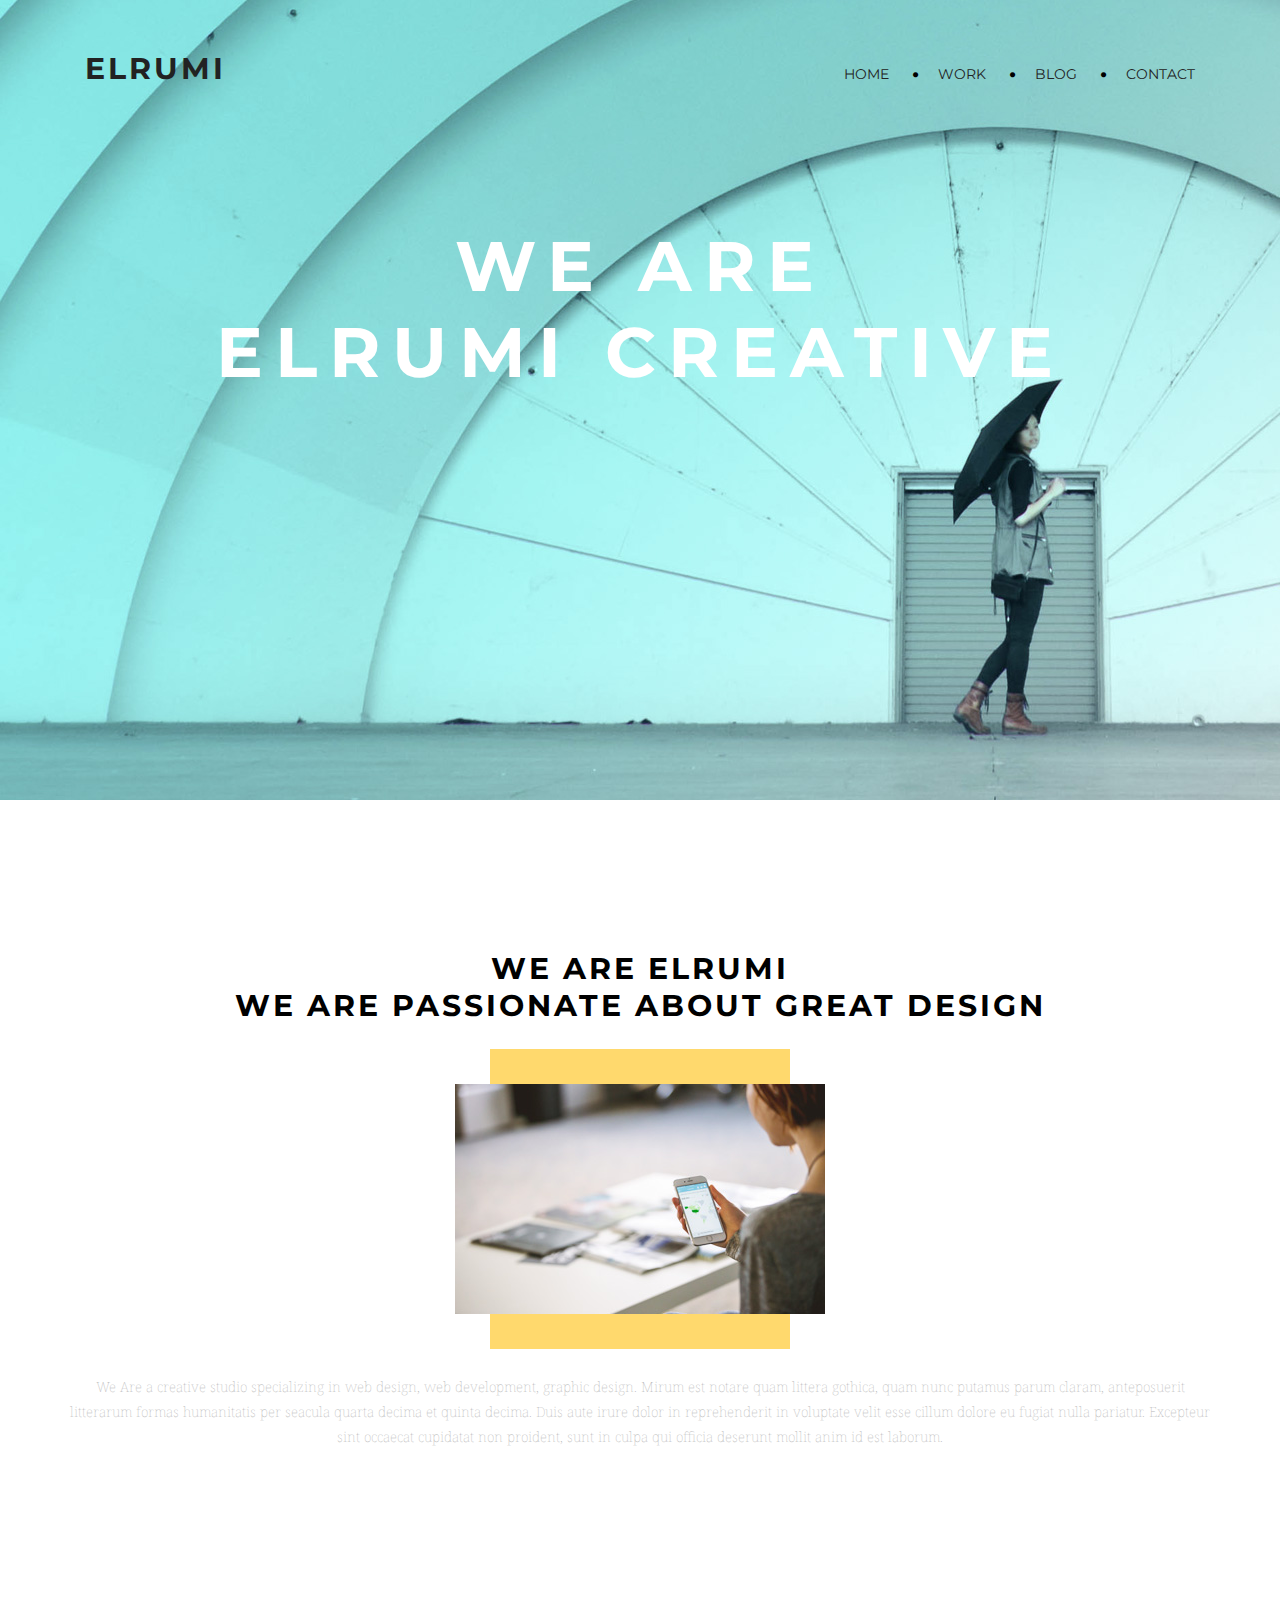
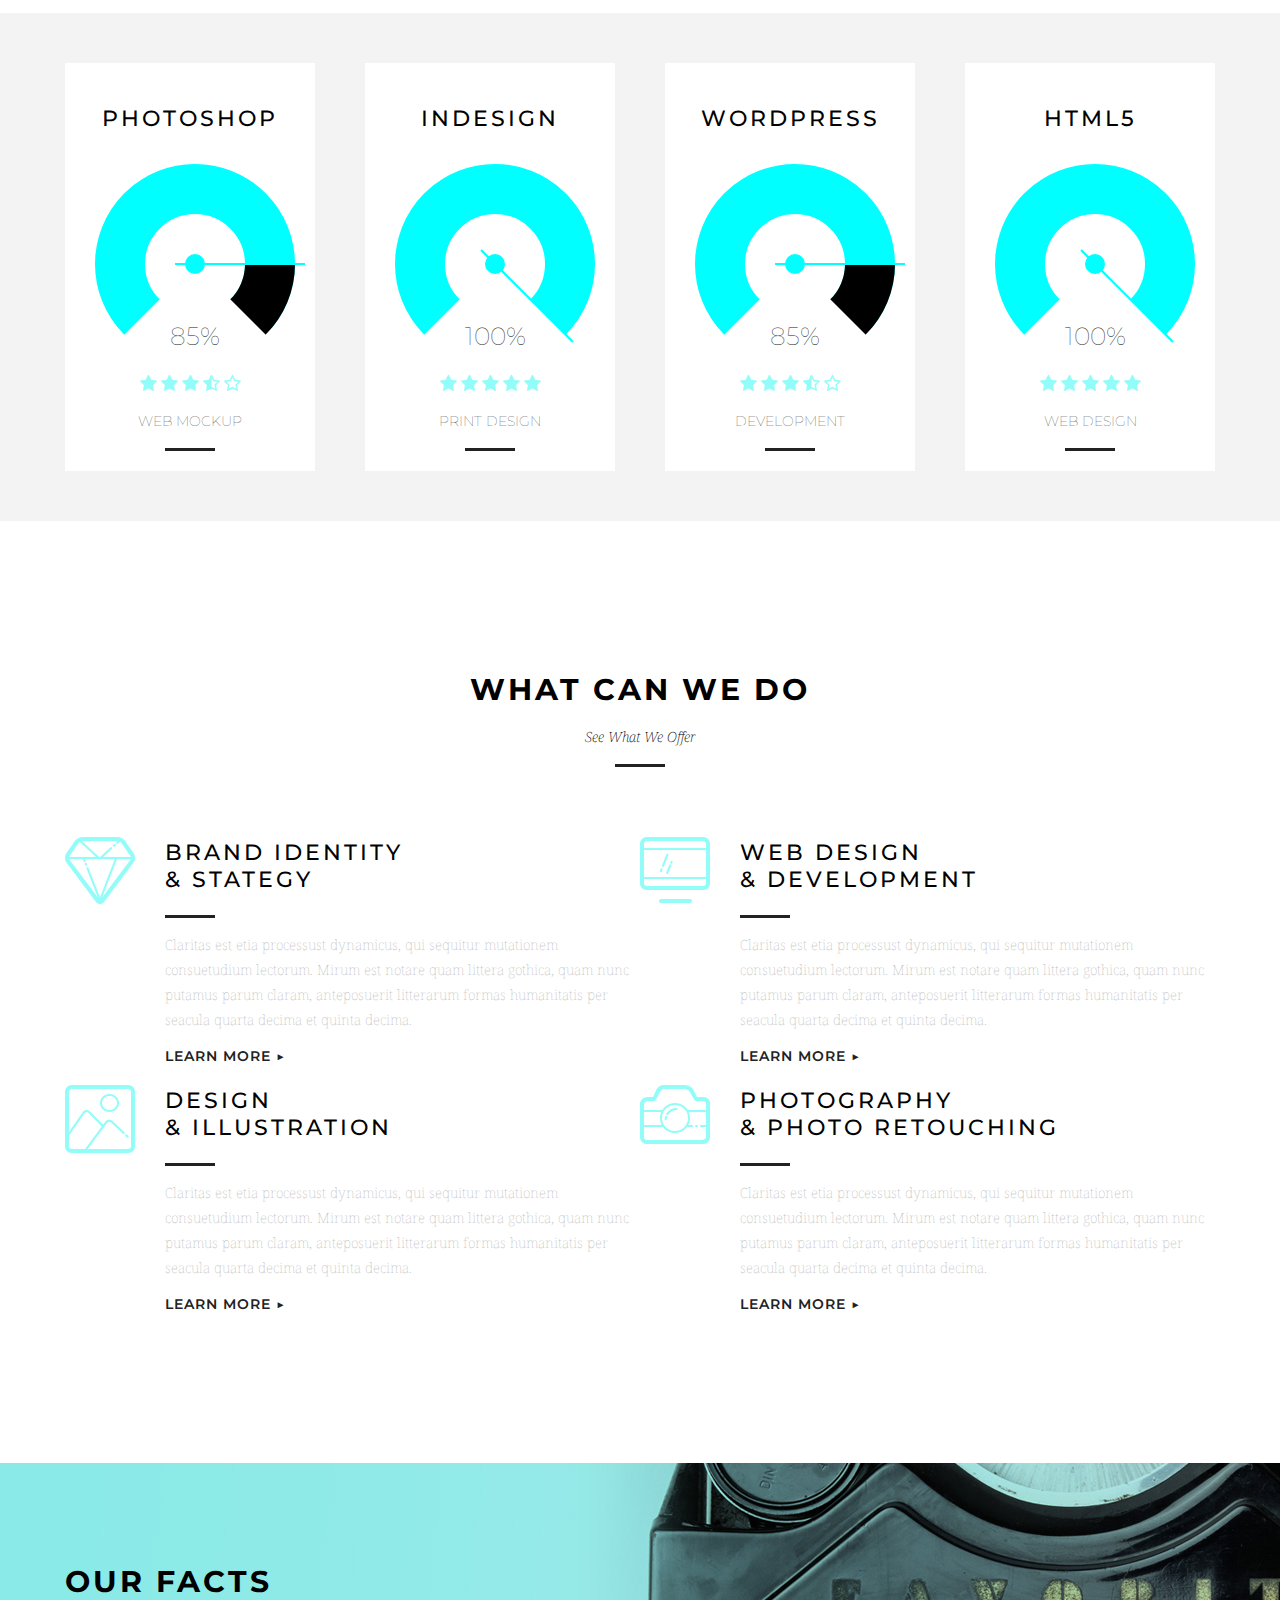
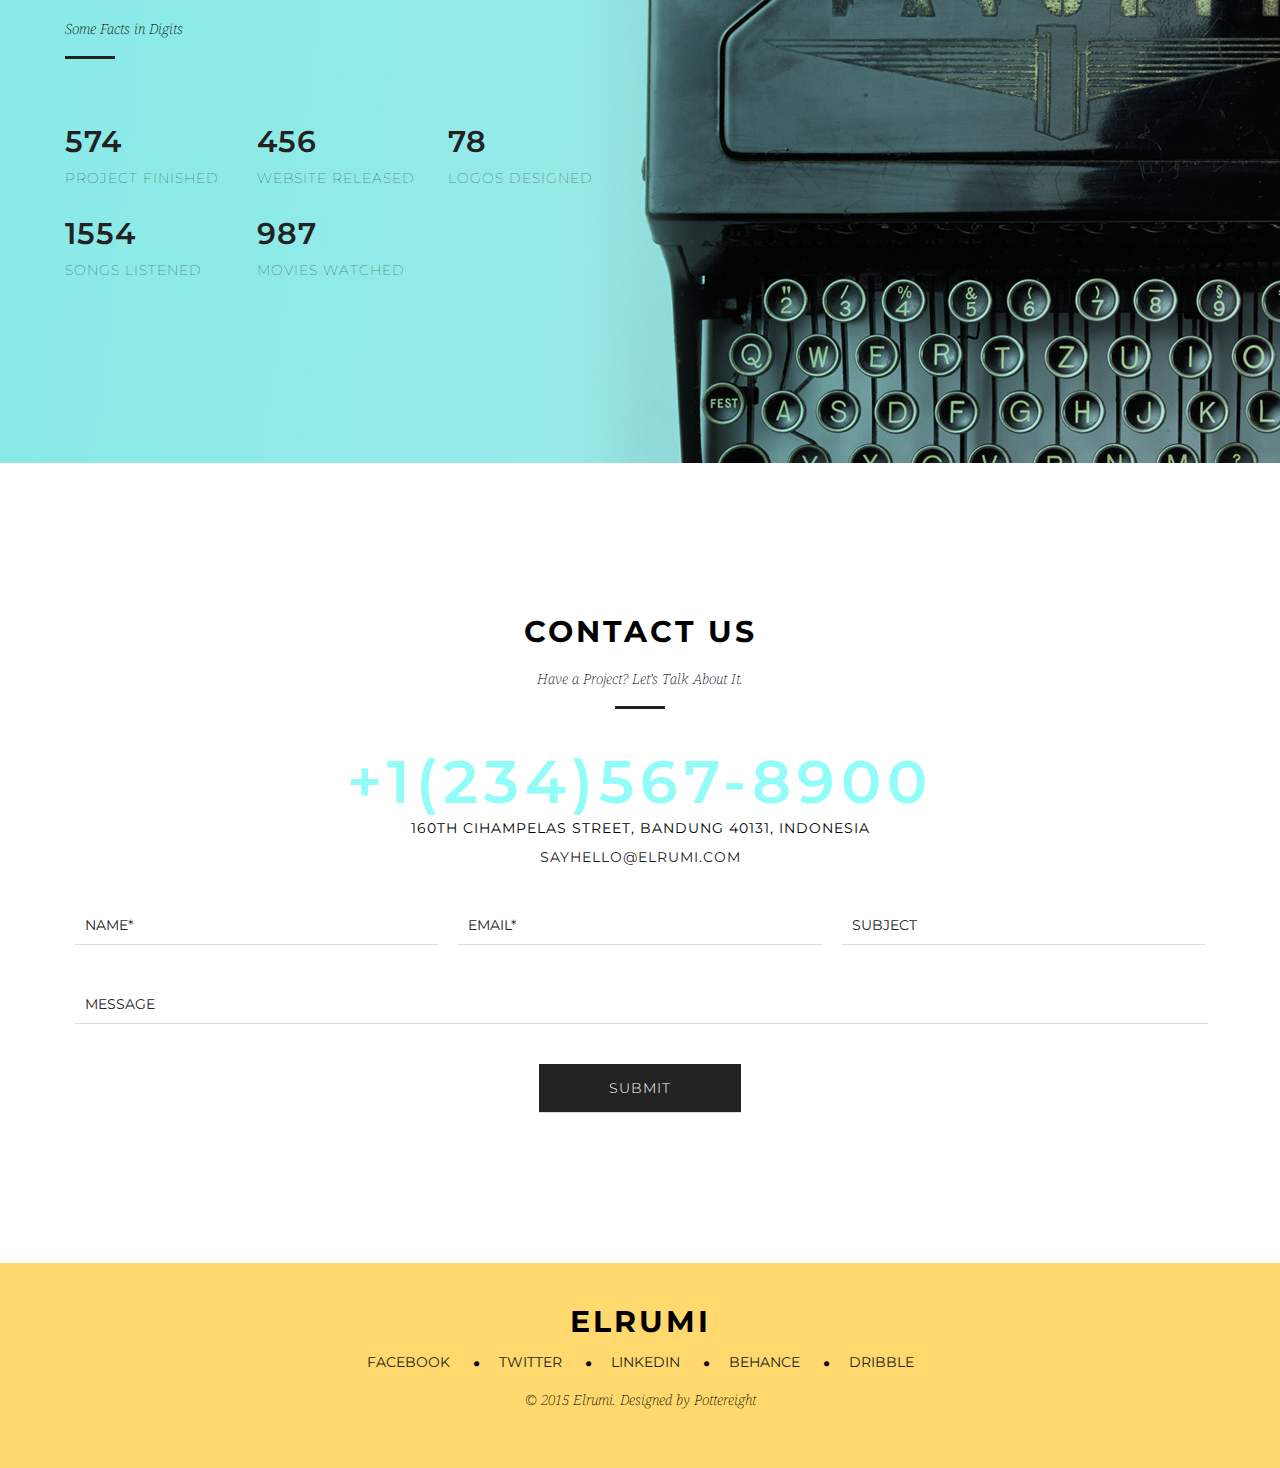
<file: index.html>
<!DOCTYPE html>
<html lang="en">
<head>
	<link href='http://fonts.googleapis.com/css?family=Droid+Serif:400,700|Montserrat:400,700' rel='stylesheet' type='text/css'>
	<meta charset="UTF-8">
	<title>ELRUMI</title>
	<link rel="stylesheet" href="http://maxcdn.bootstrapcdn.com/font-awesome/4.3.0/css/font-awesome.min.css">
	<link rel="stylesheet" href="style.css">
</head>
<body>

	<header class="home-header">
		<div class="wrapper">
			<nav class="main-nav">
				<h2><a href="index.html">Elrumi</a></h2>
				<ul>
					<li><a href="index.html">Home</a></li>
					<li><a href="work.html">Work</a></li>
					<li><a href="blog.html">Blog</a></li>
					<li><a href="#">Contact</a></li>
				</ul>
			</nav>
			<h1>We Are<br>Elrumi Creative</h1>
		</div> <!-- /.wrapper -->
	</header> <!-- /.home-header -->

	<section class="about">
		<div class="wrapper">
			<h2>WE ARE ELRUMI<br>WE ARE PASSIONATE ABOUT GREAT DESIGN</h2>
			<div class="about-image-container">
				<div class="about-image-background">
					<div class="about-image">
						<img src="images/homePage/about.jpg" alt="woman looking at smart phone at desk">
					</div> <!-- /.about-image -->
				</div> <!-- /.about-image-background -->
			</div> <!-- /.about-image-container -->
			<p>We Are a creative studio specializing in web design, web development, graphic design. Mirum est notare quam littera gothica, quam nunc putamus parum claram, anteposuerit litterarum formas humanitatis per seacula quarta decima et quinta decima. Duis aute irure dolor in reprehenderit in voluptate velit esse cillum dolore eu fugiat nulla pariatur. Excepteur sint occaecat cupidatat non proident, sunt in culpa qui officia deserunt mollit anim id est laborum.</p>
		</div> <!-- /.wrapper -->
	</section> <!-- /.about -->

	<section class="skills">
		<div class="wrapper">
			<div class="skill-container">
				<div class="skill skill1">
					<h3>PHOTOSHOP</h3>
					<div class="dial-container">
					  <div class="dial-arch">
					  </div>
					  <div class="triangle-invisible">
					  </div>
					  <div class="dial-center">
					  </div>
					  <div class="dial-arm85">
					  </div>
					  <div class="blackout">
					  </div>
						<p class="skill-percent">85%</p>
					</div> <!-- /.dial-container -->
					<!-- <img src="images/homePage/progress-01.png" alt="progress bar" class="progress"> -->
					<div class="stars">
						<img src="images/homePage/full-star.png" alt="star">
						<img src="images/homePage/full-star.png" alt="star">
						<img src="images/homePage/full-star.png" alt="star">
						<img src="images/homePage/half-star.png" alt="star">
						<img src="images/homePage/empty-star.png" alt="star">
					</div> <!-- /.stars -->
					<p>WEB MOCKUP</p>
					<div class="bar"></div>
				</div> <!-- /.skills -->
				<div class="skill skill2">
					<h3>INDESIGN</h3>
					<div class="dial-container">
					  <div class="dial-arch">
					  </div>
					  <div class="triangle-invisible">
					  </div>
					  <div class="dial-center">
					  </div>
					  <div class="dial-arm100">
					  </div>
						<p class="skill-percent">100%</p>
					</div> <!-- /.dial-container -->
					<!-- <img src="images/homePage/progress-02.png" alt="" class="progress"> -->
					<div class="stars">
						<img src="images/homePage/full-star.png" alt="star">
						<img src="images/homePage/full-star.png" alt="star">
						<img src="images/homePage/full-star.png" alt="star">
						<img src="images/homePage/full-star.png" alt="star">
						<img src="images/homePage/full-star.png" alt="star">
					</div> <!-- /.stars -->
					<p>PRINT DESIGN</p>
					<div class="bar"></div>
				</div> <!-- /.skill2 -->
				<div class="skill skill3">
					<h3>WORDPRESS</h3>
					<div class="dial-container">
					  <div class="dial-arch">
					  </div>
					  <div class="triangle-invisible">
					  </div>
					  <div class="dial-center">
					  </div>
					  <div class="dial-arm85">
					  </div>
					  <div class="blackout">
					  </div>
						<p class="skill-percent">85%</p>
					</div> <!-- /.dial-container -->
					<!-- <img src="images/homePage/progress-01.png" alt="progress bar" class="progress"> -->
					<div class="stars">
						<img src="images/homePage/full-star.png" alt="star">
						<img src="images/homePage/full-star.png" alt="star">
						<img src="images/homePage/full-star.png" alt="star">
						<img src="images/homePage/half-star.png" alt="star">
						<img src="images/homePage/empty-star.png" alt="">
					</div> <!-- /.stars -->
					<p>DEVELOPMENT</p>
					<div class="bar"></div>
				</div> <!-- /.skill3 -->
				<div class="skill skill4">
					<h3>HTML5</h3>
					<div class="dial-container">
					  <div class="dial-arch">
					  </div>
					  <div class="triangle-invisible">
					  </div>
					  <div class="dial-center">
					  </div>
					  <div class="dial-arm100">
					  </div>
						<p class="skill-percent">100%</p>
					</div> <!-- /.dial-container -->
					<!-- <img src="images/homePage/progress-02.png" alt="" class="progress"> -->
					<div class="stars">
						<img src="images/homePage/full-star.png" alt="star">
						<img src="images/homePage/full-star.png" alt="star">
						<img src="images/homePage/full-star.png" alt="star">
						<img src="images/homePage/full-star.png" alt="star">
						<img src="images/homePage/full-star.png" alt="star">
					</div>
					<p>WEB DESIGN</p>
					<div class="bar"></div>
				</div> <!-- /.skill4 -->
			</div> <!-- /.skill-container -->
		</div> <!-- /.wrapper -->
	</section> <!-- /.skills -->

	<section class="what-we-do">
		<div class="wrapper">
			<h2>WHAT CAN WE DO</h2>
			<h4>See What We Offer</h4>
			<div class="bar"></div>
			<div class="do-container clearfix">
				<div class="do-content do-content1">
					<img src="images/homePage/icon-01-brand.png" alt="">
					<h3>BRAND IDENTITY<br>&amp; STATEGY</h3>
					<div class="bar"></div>
					<p>Claritas est etia processust dynamicus, qui sequitur mutationem consuetudium lectorum. Mirum est notare quam littera gothica, quam nunc putamus parum claram, anteposuerit litterarum formas humanitatis per seacula quarta decima et quinta decima.</p>
					<a href="#" class="learn-more">LEARN MORE &#9654</a>
				</div> <!-- /.do-content1 -->
				<div class="do-content do-content2">
					<img src="images/homePage/icon-02-web.png" alt="">
					<h3>WEB DESIGN<br>&amp; DEVELOPMENT</h3>
					<div class="bar"></div>
					<p>Claritas est etia processust dynamicus, qui sequitur mutationem consuetudium lectorum. Mirum est notare quam littera gothica, quam nunc putamus parum claram, anteposuerit litterarum formas humanitatis per seacula quarta decima et quinta decima.</p>
					<a href="#" class="learn-more">LEARN MORE &#9654</a>
				</div> <!-- /.do-content2 -->
				<div class="do-content do-content3">
					<img src="images/homePage/icon-03-design.png" alt="">
					<h3>DESIGN<br>&amp; ILLUSTRATION</h3>
					<div class="bar"></div>
					<p>Claritas est etia processust dynamicus, qui sequitur mutationem consuetudium lectorum. Mirum est notare quam littera gothica, quam nunc putamus parum claram, anteposuerit litterarum formas humanitatis per seacula quarta decima et quinta decima.</p>
					<a href="#" class="learn-more">LEARN MORE &#9654</a>
				</div> <!-- /.do-content3 -->
				<div class="do-content do-content4">
					<img src="images/homePage/icon-04-photography.png" alt="">
					<h3>PHOTOGRAPHY<br>&amp; PHOTO RETOUCHING</h3>
					<div class="bar"></div>
					<p>Claritas est etia processust dynamicus, qui sequitur mutationem consuetudium lectorum. Mirum est notare quam littera gothica, quam nunc putamus parum claram, anteposuerit litterarum formas humanitatis per seacula quarta decima et quinta decima.</p>
					<a href="#" class="learn-more">LEARN MORE &#9654</a>
				</div> <!-- /.do-content4 -->
			</div> <!-- /.do-container -->
		</div> <!-- /.wrapper -->
	</section> <!-- /.what-we-do -->

	<section class="facts">
		<div class="wrapper">
			<h2>OUR FACTS</h2>
			<h4>Some Facts in Digits</h4>
			<div class="bar"></div>
			<div class="fact-container clearfix">
				<div class="fact fact1">
					<p class="figure">574</p>
					<p>PROJECT FINISHED</p>
				</div>
				<div class="fact fact2">
					<p class="figure">456</p>
					<p>WEBSITE RELEASED</p>
				</div>
				<div class="fact fact3">
					<p class="figure">78</p>
					<p>LOGOS DESIGNED</p>
				</div>
				<div class="fact fact4">
					<p class="figure">1554</p>
					<p>SONGS LISTENED</p>
				</div>
				<div class="fact fact5">
					<p class="figure">987</p>
					<p>MOVIES WATCHED</p>
				</div>
			</div> <!-- /.fact-container -->
		</div> <!-- /.wrapper -->
	</section> <!-- /.facts -->

	<section class="contact">
		<div class="wrapper">
			<h2>CONTACT US</h2>
			<h4>Have a Project? Let’s Talk About It.</h4>
			<div class="bar"></div>
			<p class="phone-number">+1(234)567-8900</p>
			<address>160TH CIHAMPELAS STREET, BANDUNG 40131, INDONESIA</address>
			<a href="mailto:sayhello@elrumi.com" class="email">SAYHELLO@ELRUMI.COM</a>
			<form action="" class="clearfix">
				<input name="name" type="text" placeholder="NAME*" required>
				<input name="email" type="email" placeholder="EMAIL*" required>
				<input name="subject" type="text" placeholder="SUBJECT">
				<textarea name="message" id="" cols="30" rows="1" placeholder="MESSAGE"></textarea>
				<input name="submit" type="submit">
			</form>
		</div> <!-- /.wrapper -->
	</section> <!-- /.contact -->

	<footer class="main-footer">
		<div class="wrapper">
			<h2>ELRUMI</h2>
			<ul class="social">
				<li><a href="#">FACEBOOK</a></li>
				<li><a href="#">TWITTER</a></li>
				<li><a href="#">LINKEDIN</a></li>
				<li><a href="#">BEHANCE</a></li>
				<li><a href="#">DRIBBLE</a></li>
			</ul>
			<h4>&#169; 2015 Elrumi. Designed by Pottereight</h4>
		</div> <!-- /.wrapper -->
	</footer>
	
</body>
</html>
</file>
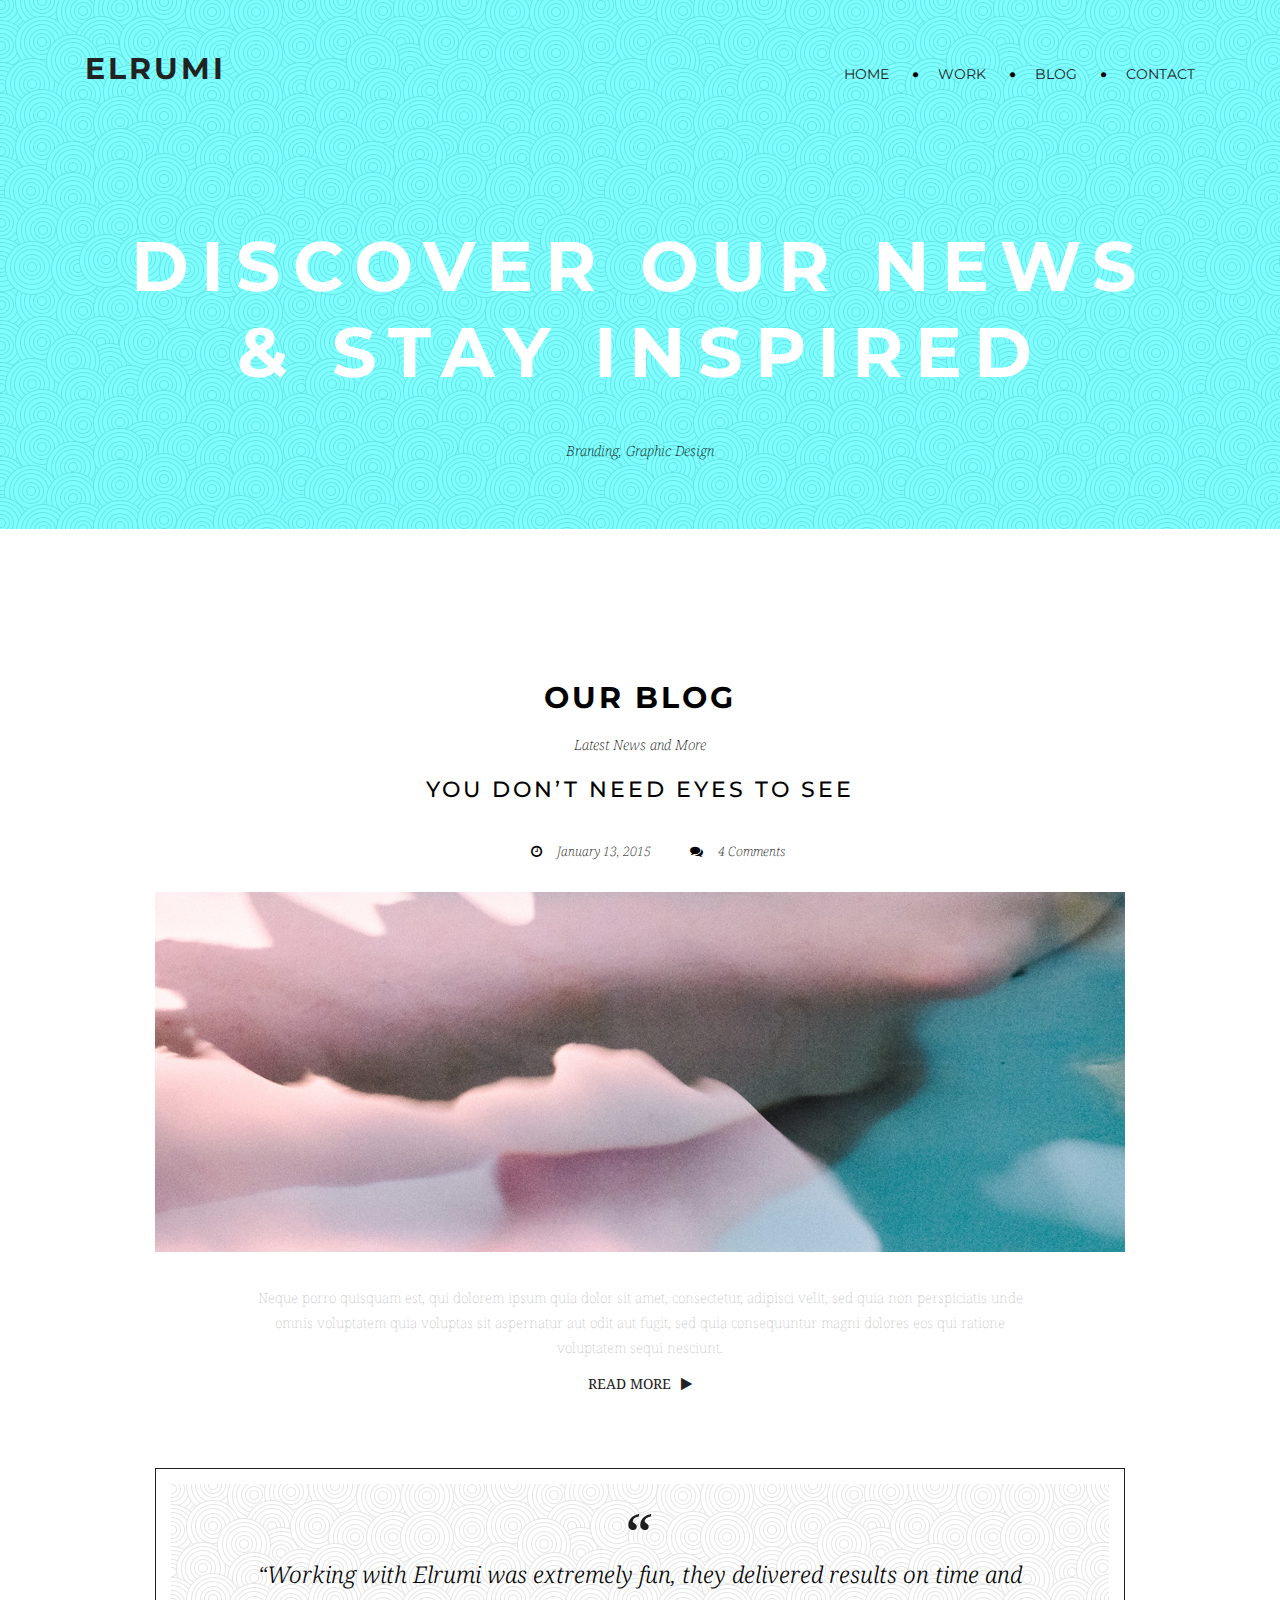
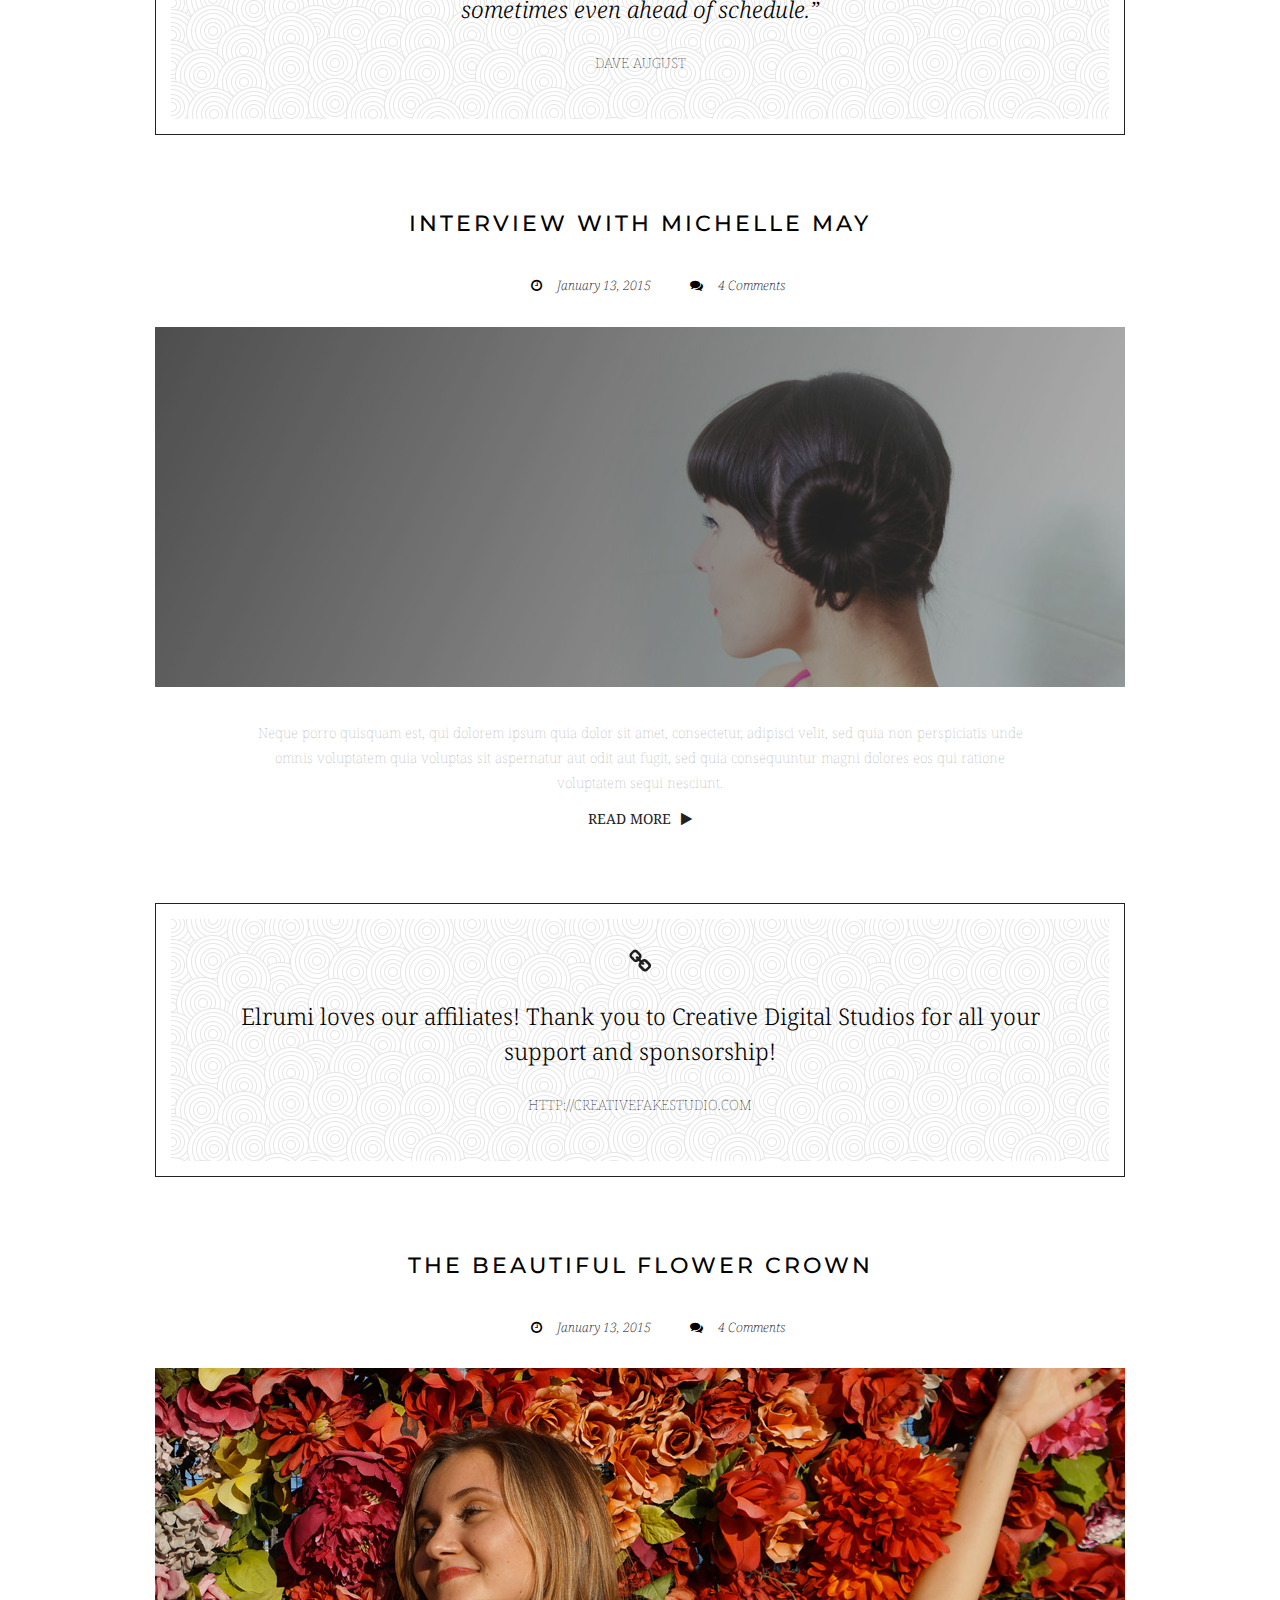
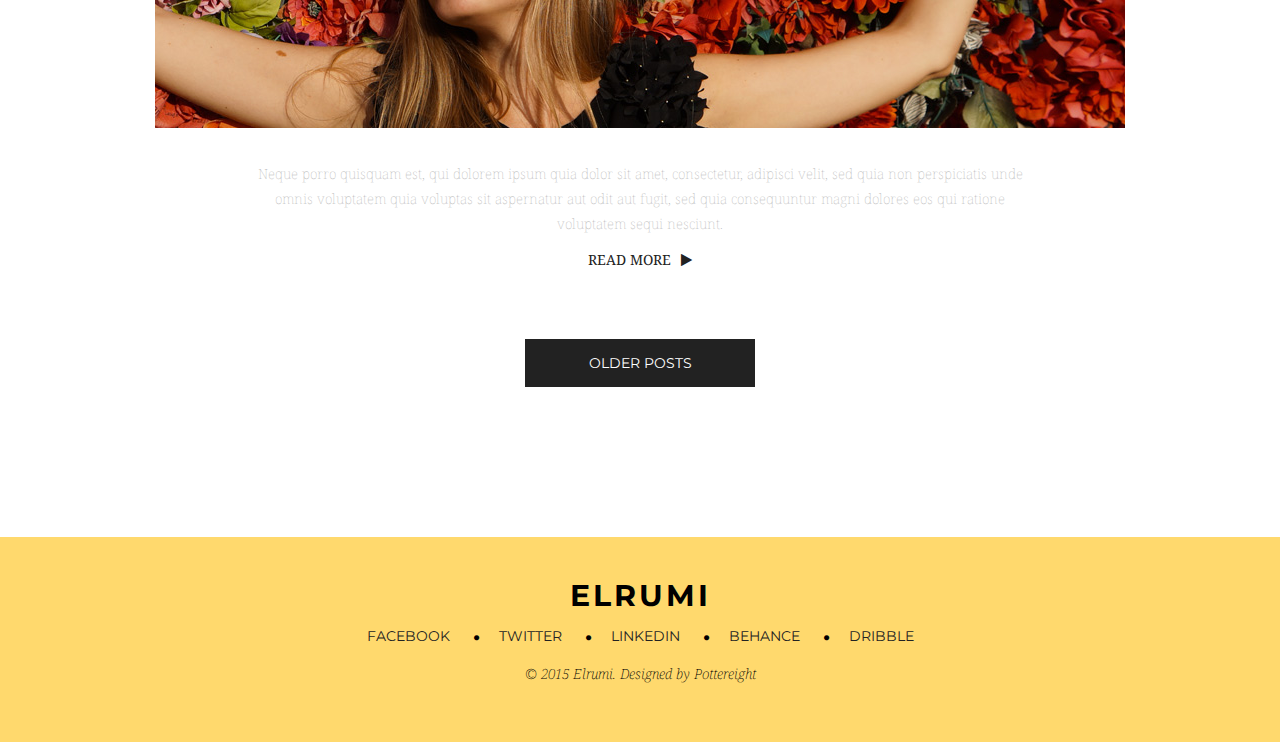
<file: blog.html>
<!DOCTYPE html>
<html lang="en">
<head>
	<link href='http://fonts.googleapis.com/css?family=Droid+Serif|Montserrat' rel='stylesheet' type='text/css'>
	<meta charset="UTF-8">
	<title>ELRUMI - BLOG</title>
	<link rel="stylesheet" href="http://maxcdn.bootstrapcdn.com/font-awesome/4.3.0/css/font-awesome.min.css">
	<link rel="stylesheet" href="style.css">
</head>
<body>

	<header class="blog-header">
		<div class="wrapper">
			<nav class="main-nav">
				<h2><a href="index.html">Elrumi</a></h2>
				<ul>
					<li><a href="index.html">Home</a></li>
					<li><a href="work.html">Work</a></li>
					<li><a href="blog.html">Blog</a></li>
					<li><a href="#">Contact</a></li>
				</ul>
			</nav>
			<h1>DISCOVER OUR NEWS<br>&amp; STAY INSPIRED</h1>
			<h4>Branding, Graphic Design</h4>
		</div> <!-- /.wrapper -->
	</header>

	<main class="blog-section">
		<div class="blog-wrapper">

			<div class="mini-header">
				<h2>OUR BLOG</h2>
				<h4>Latest News and More</h4>
			</div>

			<article class="post post1">
				<h3>YOU DON’T NEED EYES TO SEE</h3>
				<div class="date-comment">
					<h4 class="date">January 13, 2015</h4>
					<h4 class="comments">4 Comments</h4>
				</div>
				<img src="images/blogPage/post-01.jpg" alt="an abstract image resembling a cloudy sky">
				<p>Neque porro quisquam est, qui dolorem ipsum quia dolor sit amet, consectetur, adipisci velit, sed quia non perspiciatis unde omnis voluptatem quia voluptas sit aspernatur aut odit aut fugit, sed quia consequuntur magni dolores eos qui ratione voluptatem sequi nesciunt.</p>
				<a href="#" class="read-more">READ MORE</a>
			</article> <!-- /.post1 -->

			<section class="quote">
				<div class="blockquote-wrapper">
					<div class="quote-container">
						<img src="images/blogPage/icon-quote.png" alt="icon quote">
						<blockquote class="quote1">
							“Working with Elrumi was extremely fun, they delivered results on time and sometimes even ahead of schedule.”
						</blockquote>
						<p>DAVE AUGUST</p>
					</div>
				</div>
			</section> <!-- /.quote -->
			
			<article class="post post2">
				<h3>INTERVIEW WITH MICHELLE MAY</h3>
				<div class="date-comment">
					<h4 class="date">January 13, 2015</h4>
					<h4 class="comments">4 Comments</h4>
				</div>
				<img src="images/blogPage/post-02.jpg" alt="a portrait of a dark haired woman in profile">
				<p>Neque porro quisquam est, qui dolorem ipsum quia dolor sit amet, consectetur, adipisci velit, sed quia non perspiciatis unde omnis voluptatem quia voluptas sit aspernatur aut odit aut fugit, sed quia consequuntur magni dolores eos qui ratione voluptatem sequi nesciunt.</p>
				<a href="#" class="read-more">READ MORE</a>
			</article> <!-- /.post2 -->
			
			<section class="quote">
				<div class="blockquote-wrapper">
					<div class="quote-container">
						<img src="images/blogPage/icon-link.png" alt="icon-link">
						<blockquote class="quote2">
							Elrumi loves our affiliates! Thank you to Creative Digital Studios for all your support and sponsorship!
						</blockquote>
						<p><a href="#">HTTP://CREATIVEFAKESTUDIO.COM</a></p>
					</div>
				</div>
			</section> <!-- /.quote -->
			
			<article class="post post3">
				<h3>THE BEAUTIFUL FLOWER CROWN</h3>
				<div class="date-comment">
					<h4 class="date">January 13, 2015</h4>
					<h4 class="comments">4 Comments</h4>
				</div>
				<img src="images/blogPage/post-03.jpg" alt="a content looking woman laying in a bed of red flowers">
				<p>Neque porro quisquam est, qui dolorem ipsum quia dolor sit amet, consectetur, adipisci velit, sed quia non perspiciatis unde omnis voluptatem quia voluptas sit aspernatur aut odit aut fugit, sed quia consequuntur magni dolores eos qui ratione voluptatem sequi nesciunt.</p>
				<a href="#" class="read-more">READ MORE</a>
			</article> <!-- /.post3 -->
			
			<div class="old-post-button button">
				<a href="#">OLDER POSTS</a>
			</div>
		</div> <!-- /.blog-wrapper -->
	</main> <!-- /.blog-section -->

	<footer class="main-footer">
		<div class="wrapper">
			<h2>ELRUMI</h2>
			<ul class="social">
				<li><a href="#">FACEBOOK</a></li>
				<li><a href="#">TWITTER</a></li>
				<li><a href="#">LINKEDIN</a></li>
				<li><a href="#">BEHANCE</a></li>
				<li><a href="#">DRIBBLE</a></li>
			</ul>
			<h4>&#169; 2015 Elrumi. Designed by Pottereight</h4>
		</div>
	</footer>
	
</body>
</html>
</file>
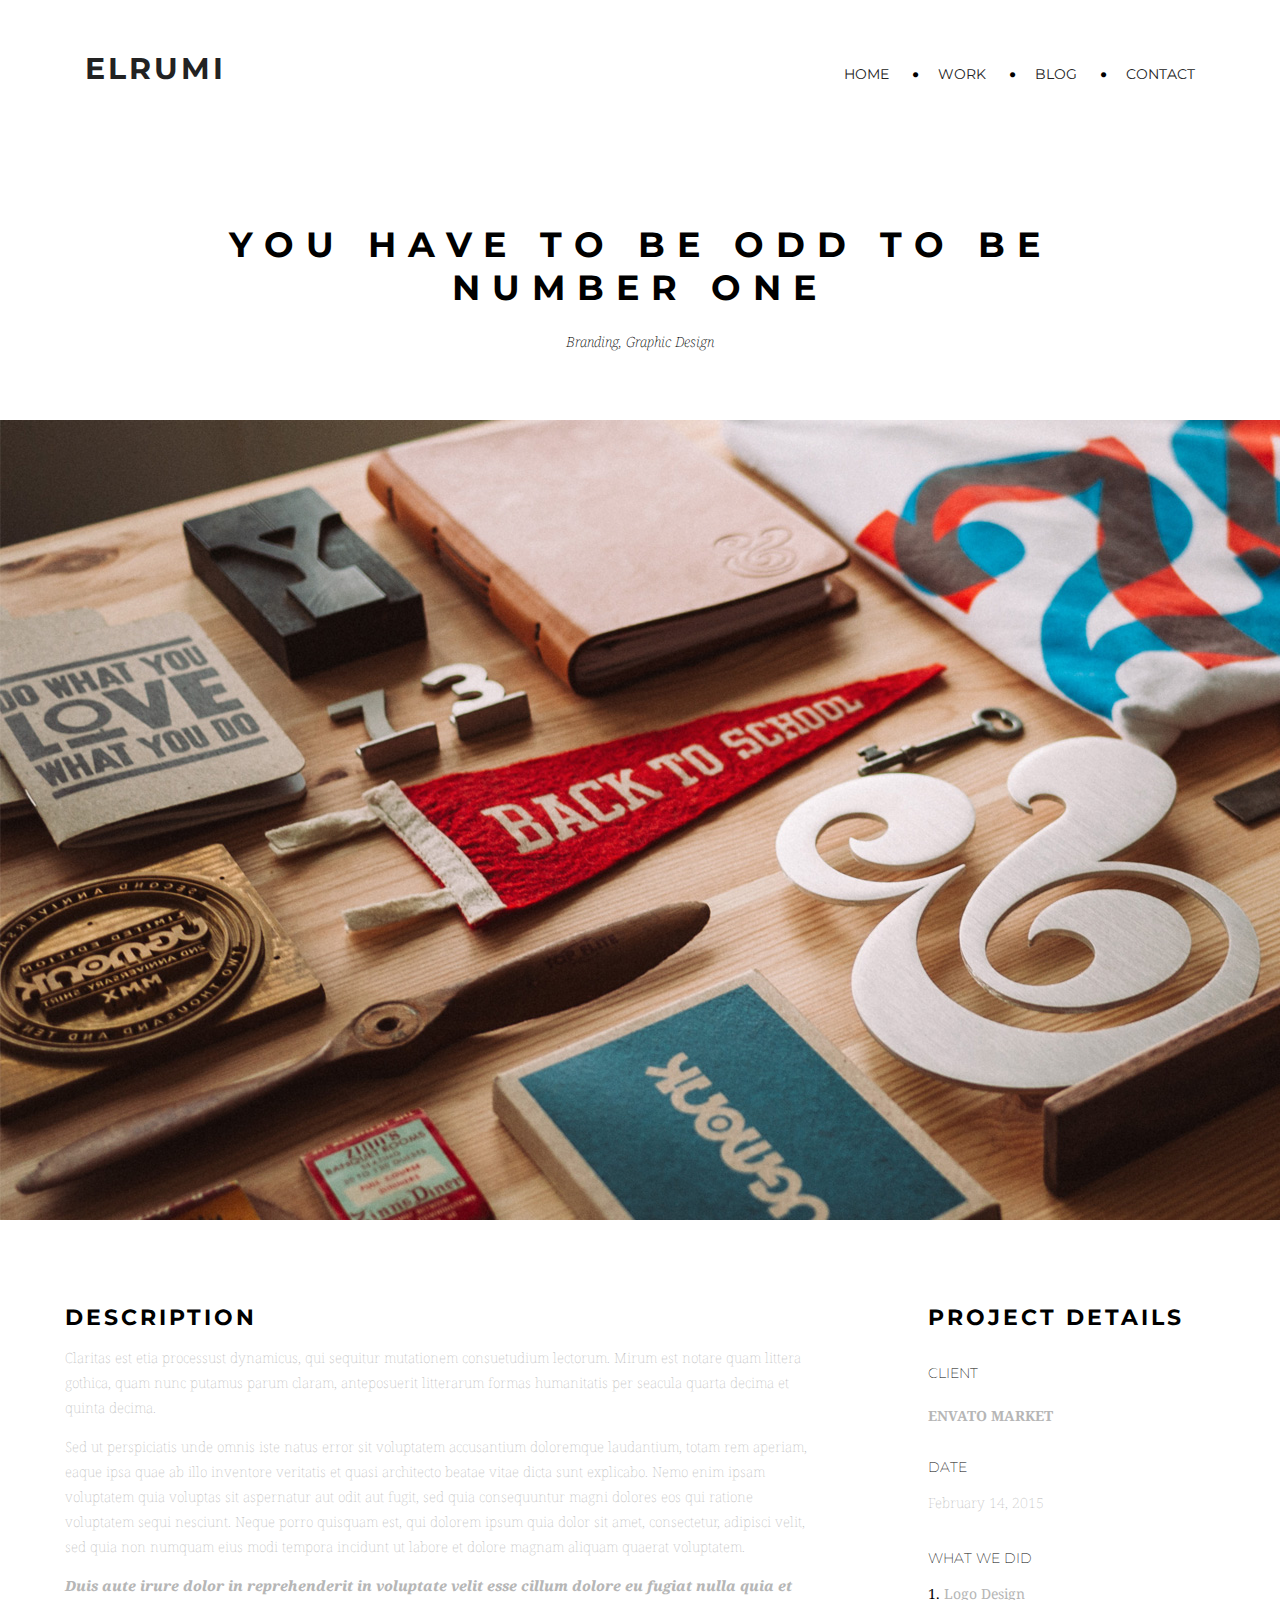
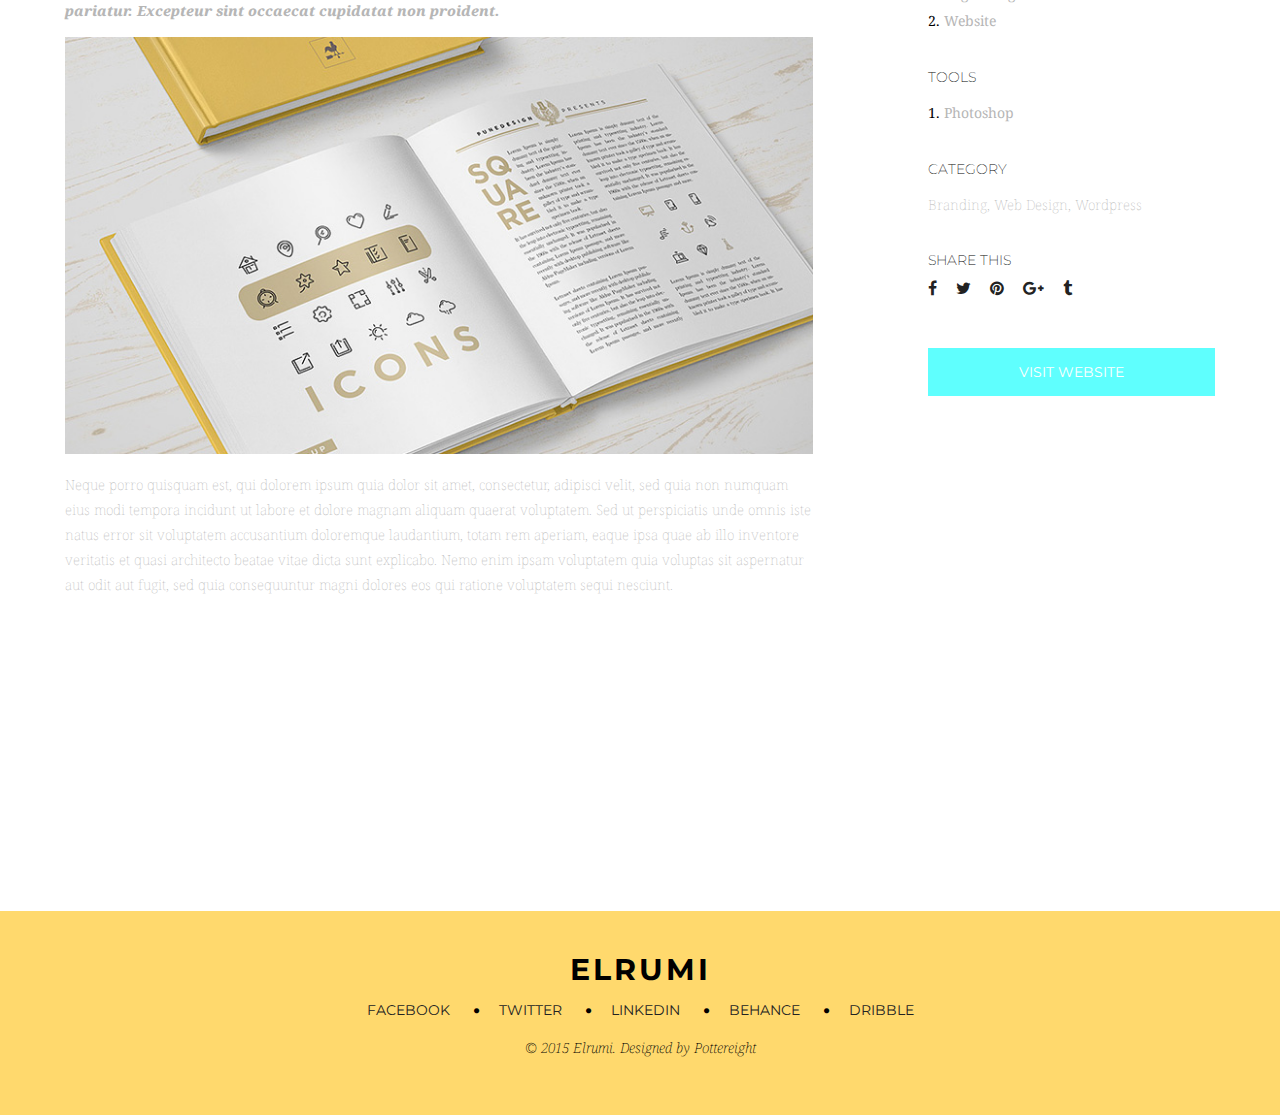
<file: work.html>
<!DOCTYPE html>
<html lang="en">
<head>
	<link href='http://fonts.googleapis.com/css?family=Droid+Serif|Montserrat' rel='stylesheet' type='text/css'>
	<meta charset="UTF-8">
	<title>ELRUMI - WORK</title>
	<link rel="stylesheet" href="http://maxcdn.bootstrapcdn.com/font-awesome/4.3.0/css/font-awesome.min.css">
	<link rel="stylesheet" href="style.css">
</head>
<body class="work-page">

	<header class="work-header">
		<div class="wrapper">
			<nav class="main-nav">
				<h2><a href="index.html">Elrumi</a></h2>
				<ul>
					<li><a href="index.html">Home</a></li>
					<li><a href="work.html">Work</a></li>
					<li><a href="blog.html">Blog</a></li>
					<li><a href="#">Contact</a></li>
				</ul>
			</nav>
			<h1>YOU HAVE TO BE ODD TO BE<br>NUMBER ONE</h1>
			<h4>Branding, Graphic Design</h4>
		</div>
	</header>

	<img src="images/workPage/project-hero.jpg" alt="wooden desk with various items neats arranged upon it">

	<section class="work-description">
		<div class="wrapper clearfix">
			<div class="main-col">
				<h2>DESCRIPTION</h2>
				<p>Claritas est etia processust dynamicus, qui sequitur mutationem consuetudium lectorum. Mirum est notare quam littera gothica, quam nunc putamus parum claram, anteposuerit litterarum formas humanitatis per seacula quarta decima et quinta decima.</p>
				<p>Sed ut perspiciatis unde omnis iste natus error sit voluptatem accusantium doloremque laudantium, totam rem aperiam, eaque ipsa quae ab illo inventore veritatis et quasi architecto beatae vitae dicta sunt explicabo. Nemo enim ipsam voluptatem quia voluptas sit aspernatur aut odit aut fugit, sed quia consequuntur magni dolores eos qui ratione voluptatem sequi nesciunt. Neque porro quisquam est, qui dolorem ipsum quia dolor sit amet, consectetur, adipisci velit, sed quia non numquam eius modi tempora incidunt ut labore et dolore magnam aliquam quaerat voluptatem.</p>
				<p class="em-strong">Duis aute irure dolor in reprehenderit in voluptate velit esse cillum dolore eu fugiat nulla quia et pariatur. Excepteur sint occaecat cupidatat non proident.</p>
				<img src="images/workPage/project-detail.jpg" alt="whitewashed wooden desk with two books on it. One is open to a page about icons">
				<p>Neque porro quisquam est, qui dolorem ipsum quia dolor sit amet, consectetur, adipisci velit, sed quia non numquam eius modi tempora incidunt ut labore et dolore magnam aliquam quaerat voluptatem. Sed ut perspiciatis unde omnis iste natus error sit voluptatem accusantium doloremque laudantium, totam rem aperiam, eaque ipsa quae ab illo inventore veritatis et quasi architecto beatae vitae dicta sunt explicabo. Nemo enim ipsam voluptatem quia voluptas sit aspernatur aut odit aut fugit, sed quia consequuntur magni dolores eos qui ratione voluptatem sequi nesciunt.</p>
			</div>
		
			<aside class="project-details">
				<h2>PROJECT DETAILS</h2>

				<h4>CLIENT</h4>
				<h5>ENVATO MARKET</h5>
				
				<h4>DATE</h4>
				<p>February 14, 2015</p>
				
				<h4>WHAT WE DID</h4>
				<ol>
					<li><span>Logo Design</span></li>
					<li><span>Website</span></li>
				</ol>
				
				<h4>TOOLS</h4>
				<ol>
					<li><span>Photoshop</span></li>
				</ol>
				
				<h4>CATEGORY</h4>
				<p>Branding, Web Design, Wordpress</p>

				<h4>SHARE THIS</h4>
				<div class="share-container">
					<a href="#"><i class="fa fa-facebook"></i></a>
					<a href="#"><i class="fa fa-twitter"></i></a>
					<a href="#"><i class="fa fa-pinterest"></i></a>
					<a href="#"><i class="fa fa-google-plus"></i></a>
					<a href="#"><i class="fa fa-tumblr"></i></a>
				</div>

				<div class="visit-button button">
					<a href="#">VISIT WEBSITE</a>
				</div>
			</aside>
		</div> <!-- /.wrapper -->
	</section> <!-- /.work-description -->

	<footer class="main-footer">
		<div class="wrapper">
			<h2>ELRUMI</h2>
			<ul class="social">
				<li><a href="#">FACEBOOK</a></li>
				<li><a href="#">TWITTER</a></li>
				<li><a href="#">LINKEDIN</a></li>
				<li><a href="#">BEHANCE</a></li>
				<li><a href="#">DRIBBLE</a></li>
			</ul>
			<h4>&#169; 2015 Elrumi. Designed by Pottereight</h4>
		</div> <!-- /.wrapper -->
	</footer>
	
</body>
</html>
</file>
<file: style.css>
article,aside,details,figcaption,figure,footer,header,hgroup,nav,section,summary{display:block;}audio,canvas,video{display:inline-block;}audio:not([controls]){display:none;height:0;}[hidden]{display:none;}html{font-family:sans-serif;-webkit-text-size-adjust:100%;-ms-text-size-adjust:100%;}a:focus{outline:thin dotted;}a:active,a:hover{outline:0;}h1{font-size:2em;}abbr[title]{border-bottom:1px dotted;}b,strong{font-weight:700;}dfn{font-style:italic;}mark{background:#ff0;color:#000;}code,kbd,pre,samp{font-family:monospace, serif;font-size:1em;}pre{white-space:pre-wrap;word-wrap:break-word;}q{quotes:\201C \201D \2018 \2019;}small{font-size:80%;}sub,sup{font-size:75%;line-height:0;position:relative;vertical-align:baseline;}sup{top:-.5em;}sub{bottom:-.25em;}img{border:0;}svg:not(:root){overflow:hidden;}fieldset{border:1px solid silver;margin:0 2px;padding:.35em .625em .75em;}button,input,select,textarea{font-family:inherit;font-size:100%;margin:0;}button,input{line-height:normal;}button,html input[type=button],/* 1 */
input[type=reset],input[type=submit]{-webkit-appearance:button;cursor:pointer;}button[disabled],input[disabled]{cursor:default;}input[type=checkbox],input[type=radio]{box-sizing:border-box;padding:0;}input[type=search]{-webkit-appearance:textfield;-moz-box-sizing:content-box;-webkit-box-sizing:content-box;box-sizing:content-box;}input[type=search]::-webkit-search-cancel-button,input[type=search]::-webkit-search-decoration{-webkit-appearance:none;}textarea{overflow:auto;vertical-align:top;}table{border-collapse:collapse;border-spacing:0;}body,figure{margin:0;}legend,button::-moz-focus-inner,input::-moz-focus-inner{border:0;padding:0;}

.clearfix:after {visibility: hidden; display: block; font-size: 0; content: " "; clear: both; height: 0; }

* { -moz-box-sizing: border-box; -webkit-box-sizing: border-box; box-sizing: border-box; }




					/*GENERAL STYLES*/

body {
	font-family: 'Droid Serif', serif;
	font-size: 14px;
	text-align: center;
}

.wrapper {
	max-width: 1200px;
	margin: 0 auto;
	padding: 50px 25px;
}

ul {
	padding-left: 0;
}

ol {
	list-style-position: inside;
	padding-left: 0;
}

li::before {
	font-family: "FontAwesome";
	content: "\f111";
	font-size: 6px;
	vertical-align: middle;
}

li:first-child::before {
	content: none;
}

h1,
h2,
h3 {
	font-family: 'Montserrat', sans-serif;
}

h1 {
	font-size: 70px;
	text-transform: uppercase;
	margin-top: 15%;
	letter-spacing: 12px;
}

h2 {
	text-transform: uppercase;
	margin: 0;
	letter-spacing: 3px;
	font-size: 30px;
}

h3 {
	font-size: 22px;
	letter-spacing: 3px;
	font-weight: 500;
}

h4 {
	font-family: 'Droid Serif', serif;
	font-style: italic;
	font-weight: 200;
}

p {
	color: #b6b6b6;
	font-weight: 100;
	line-height: 25px;
}

a {
	text-decoration: none;
	color: #222;
}

li {
	font-family: 'Montserrat', sans-serif;
}

.bar {
	width: 50px;
	height: 3px;
	background: #222;
	margin: 0 auto;
}





					/*INDEX STYLES*/
					/*------------*/

					/*HEADER STYLE*/

.home-header {
	height: 800px;
	background: url(images/homePage/hero.jpg) no-repeat;
	background-position: bottom right;
	background-size: cover;
}

.main-nav h2,
.main-nav ul {
	display: inline-block;
}

.main-nav h2 {
	float: left;
}

.main-nav ul {
	float: right;
}

.main-nav li {
	display: inline;
}

.main-nav a {
	margin: 20px;
	text-transform: uppercase;
}

.main-nav li:hover a{
	border-bottom: 2px solid #222;
	transition: all 0.4s ease-in-out;
}
.main-nav h2:hover a {
	border-bottom: 3px solid #222;
	transition: all 0.4s ease-in-out;
}

.home-header h1 {
	color: #fff;
}




					/*ABOUT STYLES*/

.about .wrapper {
	padding: 150px 25px;
}

.about-image-container {
	width: 100%;
}

.about-image-background {
	position: relative;
	background: #ffd96d;
	width: 300px;
	height: 300px;
	margin: 25px auto;
}

.about-image {
	position: absolute;
	top: 35px;
	left: -35px;
}

.about-image:hover {
	transform: scale(1.03);
	transition: transform 0.4s ease-in-out;
}

.about-image img {
	display: block;
}




					/*SKILLS STYLE*/

.skills {
	background: #f3f3f3;
}

.skill-container {
	position: relative;
	display: -webkit-flex;
	display: -moz-flex;
	display: -ms-flex;
	display: -o-flex;
	display: flex;
	justify-content: space-between;
	-webkit-flex-wrap: wrap;
	-moz-flex-wrap: wrap;
	-ms-flex-wrap: wrap;
	-o-flex-wrap: wrap;
	flex-wrap: wrap;
	-ms-align-items: center;
	align-items: center;
}

.skill {
	display: -webkit-flex;
	display: -moz-flex;
	display: -ms-flex;
	display: -o-flex;
	display: flex;
	align-items: center;
	background: #fff;
	display: inline-block;
	width: 250px;
	padding: 20px;
}

.skill:hover .dial-container {
	transform: scale(1.05);
	transition: transform 0.5s ease-in-out;
}

.skill p {
	font-family: 'Montserrat', sans-serif;
	color: #222;
}

.dial-container {
  position: relative;
  width: 220px;
  height: 220px;
  /* border: 1px solid black; */
  padding: 10px;
}

.dial-arch {
  width: 100%;
  height: 100%;
  border-radius: 50%;
  border: 50px solid #00ffff;
}

.triangle-invisible {
  position: absolute;
  left: calc(50% - 110px);
  bottom: 0;
  width: 0px;
  height: 0px;
  border-top: 50px solid transparent;
  border-right: 110px solid transparent;
  border-bottom: 110px solid #fff;
  border-left: 110px solid transparent;
  margin: 0 auto;
  z-index: 10;
}

.dial-center {
  width: 20px;
  height: 20px;
  background: #00ffff;
  border-radius: 50%;
  position: absolute;
  bottom: calc(50% - (20px / 2));
  left: calc(50% - (20px / 2));
  z-index: 20;
}

.dial-arm85 {
  position: absolute;
  width: 130px;
  height: 2px;
  background: #00ffff;
  bottom: calc(50% - 1px);
  right: 0;
  z-index: 30;
}

.dial-arm100 {
  width: 130px;
  height: 2px;
  background: #00ffff;
  position: absolute;
  bottom: 35%;
  right: 6%;
  transform: rotate(45deg);
  z-index: 30;
}

.blackout {
  position: absolute;
  top: 10px;
  right: 10px;
  width: calc(100% - 20px);
  height: calc(100% - 20px);
  border-radius: 50%;
  border-top: 50px solid transparent;
  border-right: 50px solid #000;
  border-bottom: 50px solid transparent;
  border-left: 50px solid transparent;
  transform: rotate(45deg);
}

/*.skill img.progress {
	width: 100%;
}*/

.skill-percent {
	position: relative;
	font-size: 25px;
	color: #222;
	bottom: 40px;
	margin: 0;
	z-index: 40;
}




					/*WHAT WE DO STYLE*/

.what-we-do .wrapper {
	padding: 150px 25px;
}

.do-container {
	margin-top: 50px;
}

.do-content {
	position: relative;
	width: 50%;
	float: left;
	padding-left: 100px;
	text-align: left;
}

.do-content .bar {
	margin: 0;
}

.do-content img {
	position: absolute;
	left: 0;
	top: 20px;
}

.do-content a.learn-more {
	font-weight: 600;
	font-family: 'Montserrat', sans-serif;
	letter-spacing: 1px;
}

.do-content a.learn-more:hover {
	color: #b6b6b6;
	transition: color 0.5s ease-in-out;
}




					/*FACTS STYLE*/

.facts {
	height: 600px;
	background: url(images/homePage/facts-bg.jpg);
	background-position: center;
	background-size: cover;
	text-align: left;
	padding: 50px 0;
}

.facts .bar {
	margin: 0;
}

.fact-container {
	width: 50%;
	margin-top: 50px;
}

.fact {
	float: left;
	width: 33.33%;
	padding-right: 5px;
}

.fact p {
	color: #222;
	letter-spacing: 1px;
	font-size: 14px;
	font-family: 'Montserrat', sans-serif;
	margin: 10px 0;
}

.fact p.figure {
	display: inline-block;
	font-size: 30px;
	margin-bottom: 0;
	margin-top: 20px;
	font-weight: 600;
}




					/*CONTACT STYLE*/

.contact .wrapper {
	padding: 150px 25px;
}

.contact .phone-number {
	font-size: 60px;
	font-weight: 600;
	letter-spacing: 6px;
	color: #92fcf9;
	margin-bottom: 25px;
}

.contact address,
.contact .email,
.contact .phone-number {
	font-family: 'Montserrat', sans-serif;
	font-style: normal;
}

.contact address,
.contact .email {
	letter-spacing: 1px;
	margin: 10px 0;
}


.contact input,
.contact textarea {
	font-family: 'Montserrat', sans-serif;
	border: none;
	border-bottom: 1px solid #dedede;
	margin: 0 10px;
	padding: 10px;
	margin-top: 40px;
}

textarea {
	resize: none;
}

::-webkit-input-placeholder {
	color: #222;
	font-family: 'Montserrat', sans-serif;
	padding-left: 0px;
}
:-moz-placeholder {
	color: #222;
	font-family: 'Montserrat', sans-serif;
	padding-left: 0;
}
::-moz-placeholder {
	color: #222;
	font-family: 'Montserrat', sans-serif;
	padding-left: 0;
}
:-ms-input-placeholder {
	color: #222;
	font-family: 'Montserrat', sans-serif;
	padding-left: 0;
}

.contact input[type=text],
.contact input[type=email] {
	width: calc(33.33% - 20px);
	float: left;
}

.contact textarea {
	min-width: 98.5%;
	max-width: 98.5%;
	font-family: 'Montserrat', sans-serif;
	float: left;
}

.contact input[type=submit] {
	text-transform: uppercase;
	background: #222;
	font-family: 'Montserrat', sans-serif;
	color: #fff;
	letter-spacing: 1px;
	padding: 15px 70px;
	font-weight: 300;
}

.contact input[type=submit]:hover {
	background: #b6b6b6;
	color: #222;
	transition: all 0.5s ease-in-out;
}





					/*FOOTER STYLE*/

footer .wrapper {
	padding: 40px 25px;
}

footer {
	background: #ffd96d;
}

footer a {
	margin: 20px;
	text-transform: uppercase;
}

footer li:hover a {
	border-bottom: 2px solid #222;
	transition: all 0.5s ease-in-out;
}

footer li {
	display: inline;
}

footer .social {
	margin: 12px 0;
}




					/*WORK.HTML STYLE*/
					/*---------------*/

					/*WORK HEADER STYLE*/

.work-page h1 {
	font-size: 35px;
}

.work-description h2 {
	font-size: 22px;
}

.work-header {
	background: #fff;
}





					/*WORK DESCRIPTION STYLE*/

.main-col,
.project-details {
	float: left;
	text-align: left;
}

.main-col {
	width: calc(75% - 10%);
	max-width: 800px;
	margin-right: 10%;
}

.main-col img {
	width: 100%;
}

.main-col .em-strong {
	font-weight: 800;
	font-style: italic;
}

.project-details {
	width: 25%;
}

.share-container i {
	font-size: 16px;
	margin-right: 15px;
}

.share-container i:hover {
	color: #676767;
	transition: color 0.4s ease-in-out;
}




					/*PROJECT DETAILS STYLE*/

.work-description .wrapper {
	padding-top: 80px;
	padding-bottom: 300px;
}

.project-details li:before {
	content: "";
}

.project-details h4,
.project-details a {
	font-family: 'Montserrat', sans-serif;
	font-style: normal;
}

.project-details h4 {
	padding-top: 15px;
	margin-bottom: 10px;
}

.project-details h5 {
	font-size: 14px; 
	color: #b6b6b6;
	margin-bottom: 10px;
}

.project-details p,
.project-details li {
	line-height: 25px;
	font-family: 'Droid Serif', serif;
}
.project-details li span {
	color: #b6b6b6;
}

.button a {
	font-family: 'Montserrat', sans-serif;
	display: block;
	width: 100%;
	padding: 15px 0;
	text-align: center;
	margin-top: 50px;
}

.visit-button a {
	background: #5ffffe;
	color: #fff;
}

.visit-button a:hover {
	background: #3ec0c1;
	transition: all 0.5s ease-in-out;
}




					/*BLOG STYLES*/
					/*-----------*/

					/*BLOG HEADER STYLES*/

.blog-header {
background-image: linear-gradient(rgba(0, 255, 255, 0.5), rgba(0, 255, 255, 0.5)), url('images/blogPage/swirl_pattern.png');
}

.blockquote-wrapper {
background-image: linear-gradient(rgba(255, 255, 255, 0.5), rgba(255, 255, 255, 0.5)), url('images/blogPage/swirl_pattern.png');
}

.quote:hover {
	transform: scale(1.01);
	transition: transform 0.4s ease-in-out;
}

.blog-header h1 {
	color: #fff;
}




					/*BLOG SECTION STYLES*/

.blog-wrapper {
	width: 970px;
	margin: 0 auto;
	padding: 150px 0;
}

.quote {
	padding: 15px;
	border: 1px solid #222;
	margin: 75px 0;
}

.quote-container {
	padding: 30px 0;
}

blockquote {
	font-size: 23px;
	font-weight: 300;
	line-height: 35px;
}

blockquote + p {
	color: #222;
}

.quote1 {
	font-style: italic;
}

.post img {
	padding: 15px 0;
}

.post p {
	width: 80%;
	margin-left: auto;
	margin-right: auto;
}

.date-comment * {
	display: inline-block;
	font-size: 13px;
}

.read-more {
	color: #222;
}

.read-more::after {
	font-family: "FontAwesome";
	content: "\f04b";
	padding-left: 10px;
}

.read-more:hover {
	color: #b6b6b6;
	transition: color 0.5s ease-in-out;
}

.date::before,
.comments::before {
	font-family: "FontAwesome";
	padding-left: 35px;
	padding-right: 15px;
	font-style: normal;
}

.date::before {
	content: "\f017";
}

.comments::before {
 content: "\f086";
}

.old-post-button a {
	background: #222;
	width: 230px;
	margin: 70px auto 0 auto;
	color: #fff;
}

.old-post-button a:hover {
	background: #b6b6b6;
	color: #222;
	transition: all 0.5s ease-in-out;
}
</file>
